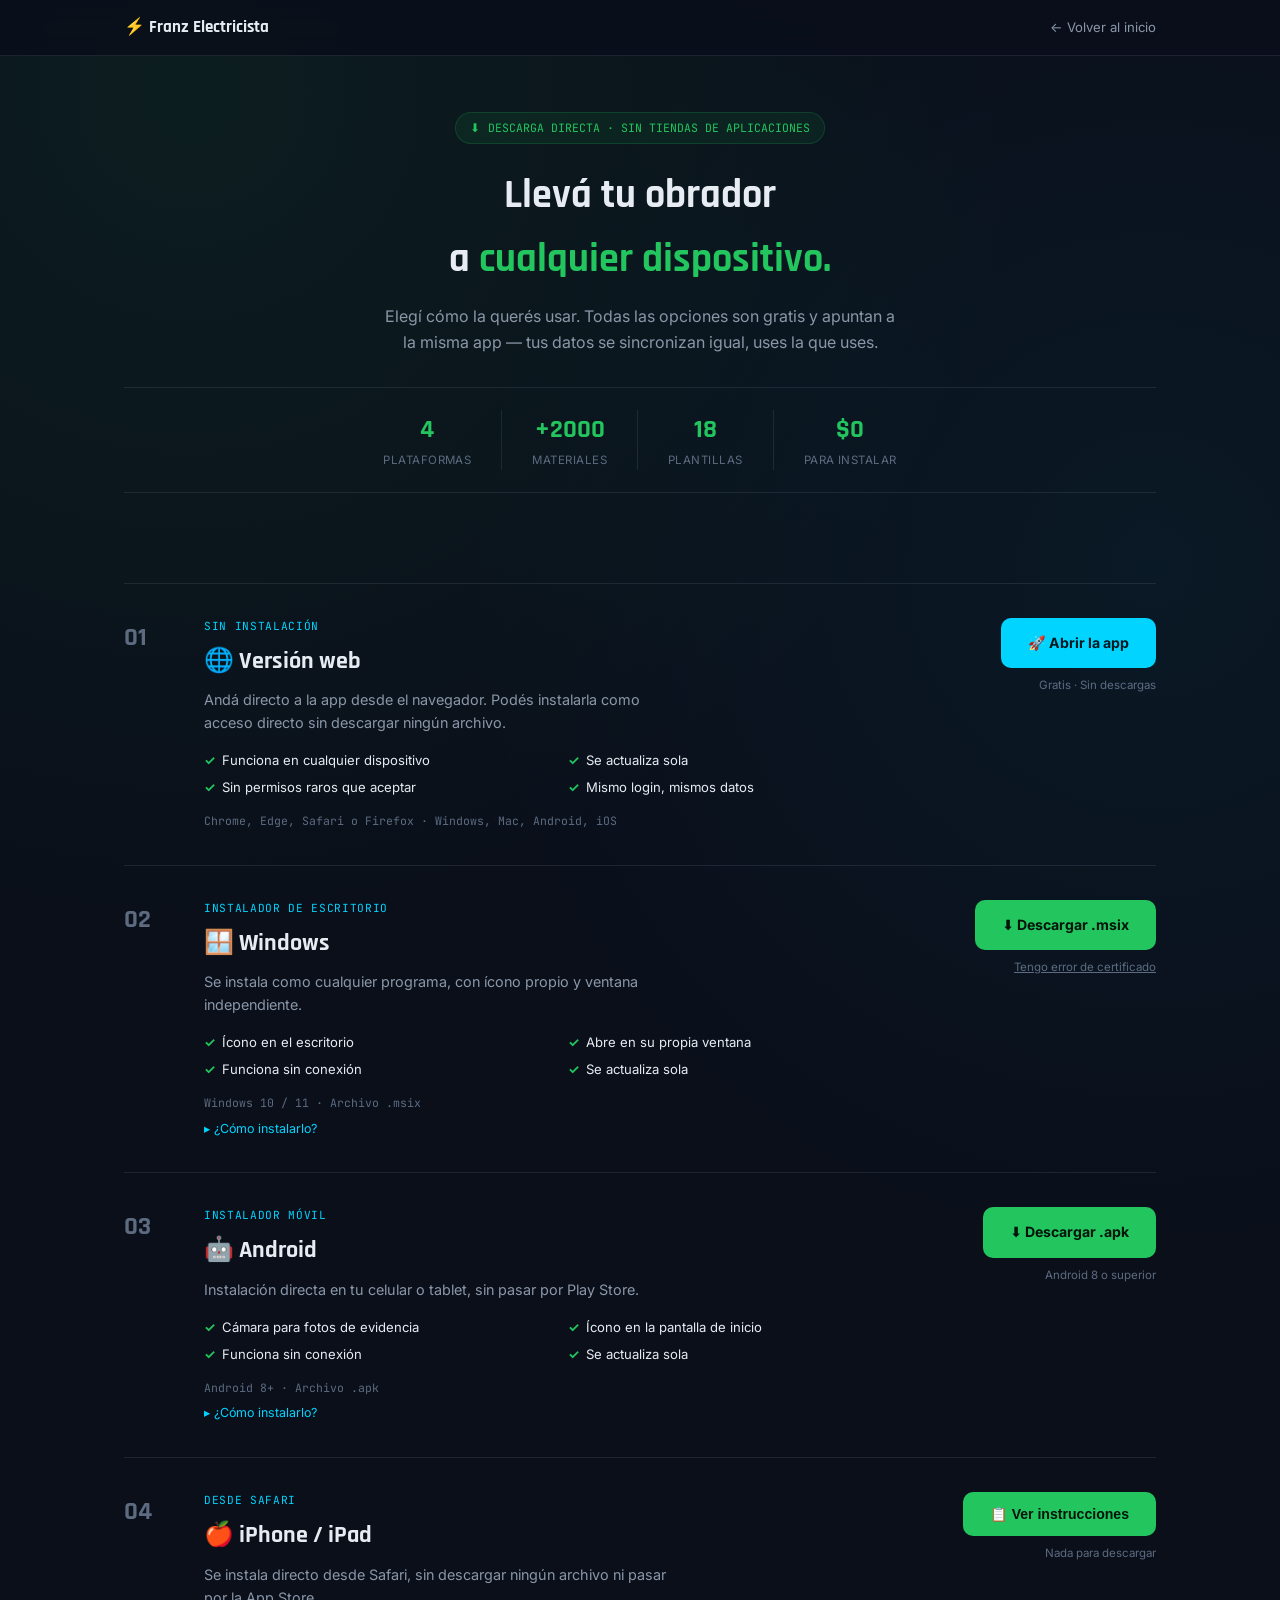
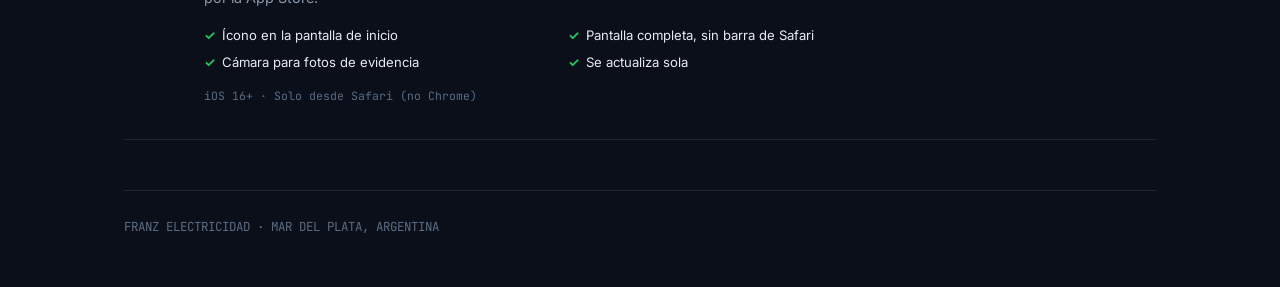
<file: descargar.html>
<!DOCTYPE html>
<html lang="es">
<head>
<meta charset="UTF-8">
<meta name="viewport" content="width=device-width, initial-scale=1.0">
<title>Descargar Franz Electricista</title>
<link rel="preconnect" href="https://fonts.googleapis.com">
<link href="https://fonts.googleapis.com/css2?family=Rajdhani:wght@600;700&family=Inter:wght@400;500;600;700&family=JetBrains+Mono:wght@500&display=swap" rel="stylesheet">
<link rel="icon" href="icons/favicon-32.png" sizes="32x32">
<style>
:root{
  --verde:#22c55e; --verde-dark:#16a34a; --cyan:#00d4ff;
  --bg:#0a0f1a; --bg2:#0d1420; --bg3:#111c2e;
  --border:rgba(34,197,94,.18); --border-br:rgba(148,163,184,.14);
  --text:#e7ecf3; --muted:#8a97a8; --muted2:#5c6b80;
}
*{margin:0;padding:0;box-sizing:border-box}
body{
  background:
    radial-gradient(circle at 15% 5%, rgba(34,197,94,.08), transparent 40%),
    radial-gradient(circle at 90% 30%, rgba(0,212,255,.05), transparent 40%),
    var(--bg);
  color:var(--text);font-family:'Inter',system-ui,sans-serif;line-height:1.6;
}
a{color:var(--verde); text-decoration:none}
.mono{font-family:'JetBrains Mono',monospace}

/* ===== NAV ===== */
nav{position:sticky; top:0; z-index:20; backdrop-filter:blur(10px); background:rgba(10,15,26,.85); border-bottom:1px solid var(--border-br)}
.nav-inner{max-width:1080px; margin:0 auto; padding:14px 24px; display:flex; align-items:center; justify-content:space-between}
.brand{font-family:'Rajdhani',sans-serif; font-weight:700; font-size:1.05rem}
.back{color:var(--muted); font-size:.82rem}
.back:hover{color:var(--verde)}

.wrap{max-width:1080px; margin:0 auto; padding:0 24px}

/* ===== HERO ===== */
.hero{padding:56px 0 40px; text-align:center}
.eyebrow{
  display:inline-flex; align-items:center; gap:8px; font-family:'JetBrains Mono',monospace;
  font-size:.72rem; color:var(--verde); background:rgba(34,197,94,.08);
  border:1px solid var(--border); padding:6px 14px; border-radius:20px; margin-bottom:20px;
}
.hero h1{font-family:'Rajdhani',sans-serif; font-size:2.5rem; margin-bottom:12px}
.hero h1 .hl{color:var(--verde)}
.hero p{color:var(--muted); font-size:1rem; max-width:520px; margin:0 auto 32px}

.stats{display:flex; justify-content:center; gap:0; flex-wrap:wrap; border-top:1px solid var(--border-br); border-bottom:1px solid var(--border-br); padding:22px 0}
.stat{padding:0 30px; text-align:center; border-right:1px solid var(--border-br)}
.stat:last-child{border-right:none}
.stat .num{font-family:'Rajdhani',sans-serif; font-size:1.6rem; font-weight:700; color:var(--verde)}
.stat .lbl{font-size:.72rem; color:var(--muted2); text-transform:uppercase; letter-spacing:.04em}
@media(max-width:640px){ .stat{padding:8px 16px; border-right:none; border-bottom:1px solid var(--border-br); width:45%} }

/* ===== SECCIONES NUMERADAS ===== */
.plataformas{padding:50px 0}
.plat{
  display:grid; grid-template-columns:56px 1fr; gap:24px;
  padding:34px 0; border-top:1px solid var(--border-br);
}
.plat:last-child{border-bottom:1px solid var(--border-br)}
.plat-num{font-family:'Rajdhani',sans-serif; font-size:1.6rem; font-weight:700; color:var(--muted2)}
.plat-body{display:grid; grid-template-columns:1fr auto; gap:24px; align-items:start}
@media(max-width:760px){ .plat-body{grid-template-columns:1fr} .plat{grid-template-columns:40px 1fr} }

.plat-tag{font-family:'JetBrains Mono',monospace; font-size:.7rem; color:var(--cyan); letter-spacing:.06em; margin-bottom:6px; text-transform:uppercase}
.plat-title{font-family:'Rajdhani',sans-serif; font-size:1.5rem; font-weight:700; margin-bottom:8px; display:flex; align-items:center; gap:10px}
.plat-desc{color:var(--muted); font-size:.9rem; margin-bottom:16px; max-width:480px}

.checklist{list-style:none; display:grid; grid-template-columns:1fr 1fr; gap:6px 20px; margin-bottom:14px}
.checklist li{font-size:.82rem; color:var(--text); display:flex; align-items:flex-start; gap:6px}
.checklist li::before{content:"✓"; color:var(--verde); font-weight:700; flex-shrink:0}
@media(max-width:480px){ .checklist{grid-template-columns:1fr} }

.plat-req{font-family:'JetBrains Mono',monospace; font-size:.72rem; color:var(--muted2)}

.plat-cta{display:flex; flex-direction:column; align-items:flex-end; gap:8px; min-width:220px}
@media(max-width:760px){ .plat-cta{align-items:flex-start; margin-top:10px} }
.btn{
  display:inline-flex; align-items:center; gap:8px; justify-content:center;
  padding:13px 26px; border-radius:10px; font-weight:700; font-size:.88rem;
  cursor:pointer; border:1px solid transparent; transition:.15s; white-space:nowrap;
}
.btn-verde{background:var(--verde); color:#04140a;}
.btn-verde:hover{background:#3fdb79; box-shadow:0 8px 20px -8px rgba(34,197,94,.5)}
.btn-cyan{background:var(--cyan); color:#001820;}
.btn-cyan:hover{background:#3ee0ff; box-shadow:0 8px 20px -8px rgba(0,212,255,.5)}
.plat-sub{font-size:.72rem; color:var(--muted2); text-align:right}
@media(max-width:760px){ .plat-sub{text-align:left} }

.recomendado-badge{
  font-size:.6rem; font-weight:700; background:var(--verde); color:#04140a;
  padding:2px 9px; border-radius:20px; letter-spacing:.03em;
}

details{margin-top:6px}
summary{cursor:pointer; color:var(--cyan); font-size:.78rem; list-style:none}
summary::-webkit-details-marker{display:none}
summary::before{content:"▸ "}
.pasos{margin-top:8px; padding-left:18px; font-size:.78rem; color:var(--muted); line-height:1.9}
.nota{background:var(--bg2); border:1px solid var(--border-br); border-radius:10px; padding:12px 14px; font-size:.78rem; color:var(--muted); margin-top:8px; max-width:420px}
code{background:var(--bg3); padding:2px 6px; border-radius:4px; font-size:.74rem; color:var(--cyan)}

footer{border-top:1px solid var(--border-br); padding:26px 0 50px; font-size:.78rem; color:var(--muted2); font-family:'JetBrains Mono',monospace}
</style>
</head>
<body>

<nav>
  <div class="nav-inner">
    <div class="brand">⚡ Franz Electricista</div>
    <a href="landing.html" class="back">← Volver al inicio</a>
  </div>
</nav>

<div class="wrap">
  <header class="hero">
    <div class="eyebrow"><span>⬇</span> DESCARGA DIRECTA · SIN TIENDAS DE APLICACIONES</div>
    <h1>Llevá tu obrador<br>a <span class="hl">cualquier dispositivo.</span></h1>
    <p>Elegí cómo la querés usar. Todas las opciones son gratis y apuntan a la misma app — tus datos se sincronizan igual, uses la que uses.</p>
    <div class="stats">
      <div class="stat"><div class="num">4</div><div class="lbl">Plataformas</div></div>
      <div class="stat"><div class="num">+2000</div><div class="lbl">Materiales</div></div>
      <div class="stat"><div class="num">18</div><div class="lbl">Plantillas</div></div>
      <div class="stat"><div class="num">$0</div><div class="lbl">Para instalar</div></div>
    </div>
  </header>

  <section class="plataformas" id="plataformas">

    <!-- 01 — WEB -->
    <div class="plat" data-plat="web">
      <div class="plat-num mono">01</div>
      <div class="plat-body">
        <div>
          <div class="plat-tag">Sin instalación</div>
          <div class="plat-title">🌐 Versión web <span class="recomendado-badge" data-badge="web" style="display:none">RECOMENDADO PARA VOS</span></div>
          <div class="plat-desc">Andá directo a la app desde el navegador. Podés instalarla como acceso directo sin descargar ningún archivo.</div>
          <ul class="checklist">
            <li>Funciona en cualquier dispositivo</li>
            <li>Se actualiza sola</li>
            <li>Sin permisos raros que aceptar</li>
            <li>Mismo login, mismos datos</li>
          </ul>
          <div class="plat-req">Chrome, Edge, Safari o Firefox · Windows, Mac, Android, iOS</div>
        </div>
        <div class="plat-cta">
          <a class="btn btn-cyan" href="index.html">🚀 Abrir la app</a>
          <span class="plat-sub">Gratis · Sin descargas</span>
        </div>
      </div>
    </div>

    <!-- 02 — WINDOWS -->
    <div class="plat" data-plat="windows">
      <div class="plat-num mono">02</div>
      <div class="plat-body">
        <div>
          <div class="plat-tag">Instalador de escritorio</div>
          <div class="plat-title">🪟 Windows <span class="recomendado-badge" data-badge="windows" style="display:none">RECOMENDADO PARA VOS</span></div>
          <div class="plat-desc">Se instala como cualquier programa, con ícono propio y ventana independiente.</div>
          <ul class="checklist">
            <li>Ícono en el escritorio</li>
            <li>Abre en su propia ventana</li>
            <li>Funciona sin conexión</li>
            <li>Se actualiza sola</li>
          </ul>
          <div class="plat-req">Windows 10 / 11 · Archivo .msix</div>
          <details>
            <summary>¿Cómo instalarlo?</summary>
            <ol class="pasos">
              <li>Descargá el archivo <b>.msix</b></li>
              <li>Doble clic sobre él</li>
              <li>Si aparece error de certificado, tocá el botón de abajo</li>
              <li>Tocá "Instalar"</li>
            </ol>
          </details>
          <div class="nota" id="nota-windows" style="display:none">
            <b>¿Error de certificado?</b> Abrí PowerShell en la carpeta del archivo y ejecutá:<br>
            <code>Set-ExecutionPolicy -Scope Process -ExecutionPolicy Bypass -Force</code>
          </div>
        </div>
        <div class="plat-cta">
          <a class="btn btn-verde" href="descargas/franz-electricista.msix" download>⬇ Descargar .msix</a>
          <span class="plat-sub" onclick="document.getElementById('nota-windows').style.display='block'" style="cursor:pointer;text-decoration:underline">Tengo error de certificado</span>
        </div>
      </div>
    </div>

    <!-- 03 — ANDROID -->
    <div class="plat" data-plat="android">
      <div class="plat-num mono">03</div>
      <div class="plat-body">
        <div>
          <div class="plat-tag">Instalador móvil</div>
          <div class="plat-title">🤖 Android <span class="recomendado-badge" data-badge="android" style="display:none">RECOMENDADO PARA VOS</span></div>
          <div class="plat-desc">Instalación directa en tu celular o tablet, sin pasar por Play Store.</div>
          <ul class="checklist">
            <li>Cámara para fotos de evidencia</li>
            <li>Ícono en la pantalla de inicio</li>
            <li>Funciona sin conexión</li>
            <li>Se actualiza sola</li>
          </ul>
          <div class="plat-req">Android 8+ · Archivo .apk</div>
          <details>
            <summary>¿Cómo instalarlo?</summary>
            <ol class="pasos">
              <li>Descargá el archivo <b>.apk</b></li>
              <li>Abrilo desde Descargas o la notificación</li>
              <li>Si avisa "origen desconocido", aceptalo (es normal)</li>
              <li>Tocá "Instalar"</li>
            </ol>
          </details>
        </div>
        <div class="plat-cta">
          <a class="btn btn-verde" href="descargas/franz-electricista.apk" download>⬇ Descargar .apk</a>
          <span class="plat-sub">Android 8 o superior</span>
        </div>
      </div>
    </div>

    <!-- 04 — iOS -->
    <div class="plat" data-plat="ios">
      <div class="plat-num mono">04</div>
      <div class="plat-body">
        <div>
          <div class="plat-tag">Desde Safari</div>
          <div class="plat-title">🍎 iPhone / iPad <span class="recomendado-badge" data-badge="ios" style="display:none">RECOMENDADO PARA VOS</span></div>
          <div class="plat-desc">Se instala directo desde Safari, sin descargar ningún archivo ni pasar por la App Store.</div>
          <ul class="checklist">
            <li>Ícono en la pantalla de inicio</li>
            <li>Pantalla completa, sin barra de Safari</li>
            <li>Cámara para fotos de evidencia</li>
            <li>Se actualiza sola</li>
          </ul>
          <div class="plat-req">iOS 16+ · Solo desde Safari (no Chrome)</div>
        </div>
        <div class="plat-cta">
          <button class="btn btn-verde" onclick="alert('Abrí este sitio en Safari (no Chrome) → tocá el botón Compartir (el cuadrado con flecha hacia arriba) → \\'Agregar a pantalla de inicio\\'.')">📋 Ver instrucciones</button>
          <span class="plat-sub">Nada para descargar</span>
        </div>
      </div>
    </div>

  </section>

  <footer>FRANZ ELECTRICIDAD · MAR DEL PLATA, ARGENTINA</footer>
</div>

<script>
const ua = navigator.userAgent;
const esWindows = /Windows/i.test(ua);
const esAndroid = /Android/i.test(ua);
const esIOS = /iPhone|iPad|iPod/i.test(ua);
const esMac = /Macintosh/i.test(ua) && !esIOS;

let detectado = null;
if (esAndroid) detectado = 'android';
else if (esWindows) detectado = 'windows';
else if (esIOS) detectado = 'ios';
else if (esMac) detectado = 'web';

if (detectado) {
  const badge = document.querySelector(`[data-badge="${detectado}"]`);
  if (badge) badge.style.display = 'inline-block';
  const bloque = document.querySelector(`[data-plat="${detectado}"]`);
  if (bloque) {
    bloque.style.borderLeft = '3px solid var(--verde)';
    bloque.style.paddingLeft = '14px';
    setTimeout(() => bloque.scrollIntoView({behavior:'smooth', block:'center'}), 400);
  }
}
</script>
</body>
</html>
</file>
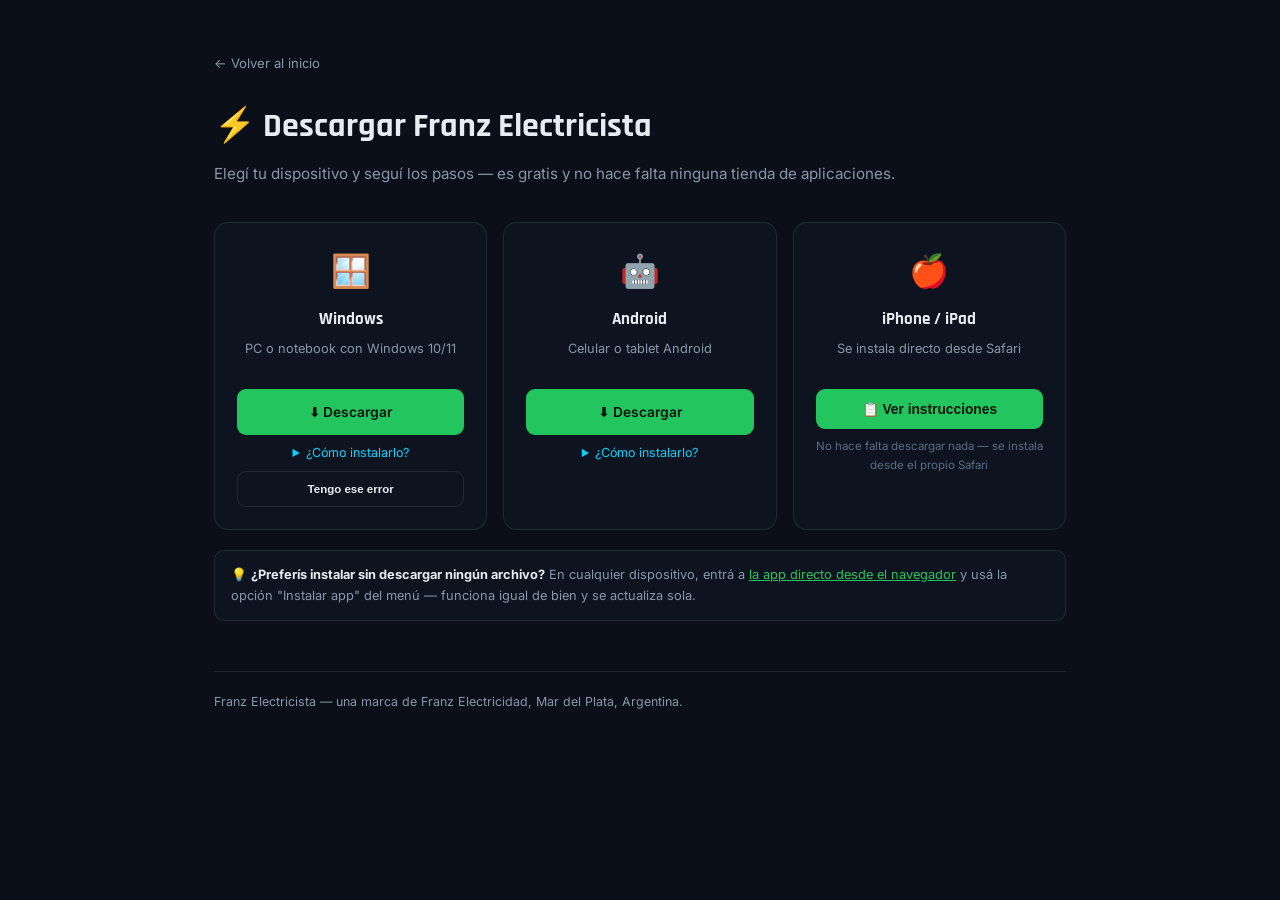
<file: descargar_1.html>
<!DOCTYPE html>
<html lang="es">
<head>
<meta charset="UTF-8">
<meta name="viewport" content="width=device-width, initial-scale=1.0">
<title>Descargar Franz Electricista</title>
<link rel="preconnect" href="https://fonts.googleapis.com">
<link href="https://fonts.googleapis.com/css2?family=Rajdhani:wght@600;700&family=Inter:wght@400;500;600&display=swap" rel="stylesheet">
<link rel="icon" href="icons/favicon-32.png" sizes="32x32">
<style>
:root{
  --verde:#22c55e; --verde-dark:#16a34a; --cyan:#00d4ff;
  --bg:#0a0f1a; --bg2:#0d1420; --bg3:#111c2e; --panel:#0f1826;
  --border:rgba(34,197,94,.18); --border-br:rgba(148,163,184,.14);
  --text:#e7ecf3; --muted:#8a97a8; --muted2:#5c6b80;
}
*{margin:0;padding:0;box-sizing:border-box}
body{background:var(--bg);color:var(--text);font-family:'Inter',system-ui,sans-serif;line-height:1.6;padding:0}
.wrap{max-width:900px;margin:0 auto;padding:50px 24px 80px}
a{color:var(--verde)}
h1{font-family:'Rajdhani',sans-serif;font-size:2.1rem;margin-bottom:8px}
h2{font-family:'Rajdhani',sans-serif;font-size:1.2rem;margin-bottom:6px}
.sub{color:var(--muted);font-size:.95rem;margin-bottom:36px}
.back{display:inline-block;margin-bottom:26px;color:var(--muted);font-size:.82rem;text-decoration:none}
.back:hover{color:var(--verde)}

.destacado{
  background:linear-gradient(160deg,#101c14,var(--bg2));
  border:2px solid var(--verde); border-radius:16px; padding:26px;
  margin-bottom:34px; position:relative;
}
.destacado .tag{
  position:absolute; top:-12px; left:22px; background:var(--verde); color:#04140a;
  font-size:.68rem; font-weight:700; padding:4px 12px; border-radius:20px; letter-spacing:.03em;
}
.destacado h2{font-size:1.4rem}
.destacado p{color:var(--muted); font-size:.88rem; margin-bottom:16px}

.grid{display:grid; grid-template-columns:repeat(3,1fr); gap:16px; margin-bottom:20px}
@media(max-width:720px){ .grid{grid-template-columns:1fr} }

.card{
  background:var(--bg2); border:1px solid var(--border-br); border-radius:14px;
  padding:22px; text-align:center;
}
.card .ico{font-size:2rem; margin-bottom:10px}
.card h3{font-family:'Rajdhani',sans-serif; font-size:1.05rem; margin-bottom:6px}
.card p{color:var(--muted); font-size:.8rem; margin-bottom:16px; min-height:34px}

.btn{
  display:inline-flex; align-items:center; gap:8px; justify-content:center;
  padding:11px 22px; border-radius:9px; font-weight:600; font-size:.86rem;
  cursor:pointer; border:1px solid transparent; transition:.15s; width:100%;
  text-decoration:none;
}
.btn-verde{background:var(--verde); color:#04140a;}
.btn-verde:hover{background:#3fdb79}
.btn-ghost{border-color:var(--border-br); color:var(--text); background:transparent}
.btn-ghost:hover{border-color:var(--verde); color:var(--verde)}
.btn[disabled]{opacity:.5; cursor:default; pointer-events:none}

.nota{
  background:var(--bg2); border:1px solid var(--border-br); border-radius:10px;
  padding:14px 16px; font-size:.8rem; color:var(--muted); margin-top:10px;
}
.nota b{color:var(--text)}
details{margin-top:8px}
summary{cursor:pointer; color:var(--cyan); font-size:.78rem}
.pasos{margin-top:8px; padding-left:18px; font-size:.78rem; color:var(--muted); line-height:1.9}

footer{border-top:1px solid var(--border-br); margin-top:50px; padding-top:20px; font-size:.78rem; color:var(--muted)}
</style>
</head>
<body>
<div class="wrap">
  <a href="landing.html" class="back">← Volver al inicio</a>
  <h1>⚡ Descargar Franz Electricista</h1>
  <p class="sub">Elegí tu dispositivo y seguí los pasos — es gratis y no hace falta ninguna tienda de aplicaciones.</p>

  <div id="destacado" class="destacado" style="display:none">
    <span class="tag">RECOMENDADO PARA VOS</span>
    <h2 id="destacado-titulo"></h2>
    <p id="destacado-texto"></p>
    <div id="destacado-boton"></div>
  </div>

  <div class="grid">
    <div class="card">
      <div class="ico">🪟</div>
      <h3>Windows</h3>
      <p>PC o notebook con Windows 10/11</p>
      <a class="btn btn-verde" href="descargas/franz-electricista.msix" download>⬇ Descargar</a>
      <details>
        <summary>¿Cómo instalarlo?</summary>
        <ol class="pasos">
          <li>Descargá el archivo <b>.msix</b></li>
          <li>Hacé doble clic sobre él</li>
          <li>Si Windows no te deja instalar por "certificado no confiable": tocá el botón de abajo para ver la solución</li>
          <li>Tocá "Instalar"</li>
        </ol>
      </details>
      <div class="nota" id="nota-windows" style="display:none">
        <b>¿Te aparece un error de certificado?</b><br>
        Es normal en instaladores fuera de la tienda oficial. Solución: abrí PowerShell
        parado en la carpeta donde descargaste el archivo, y ejecutá:<br>
        <code>Set-ExecutionPolicy -Scope Process -ExecutionPolicy Bypass -Force</code><br>
        y después probá instalar de nuevo.
      </div>
      <button class="btn btn-ghost" style="margin-top:8px;font-size:.72rem" onclick="document.getElementById('nota-windows').style.display='block'">Tengo ese error</button>
    </div>

    <div class="card">
      <div class="ico">🤖</div>
      <h3>Android</h3>
      <p>Celular o tablet Android</p>
      <a class="btn btn-verde" href="descargas/franz-electricista.apk" download>⬇ Descargar</a>
      <details>
        <summary>¿Cómo instalarlo?</summary>
        <ol class="pasos">
          <li>Descargá el archivo <b>.apk</b></li>
          <li>Abrilo desde tus notificaciones o la carpeta Descargas</li>
          <li>Si te avisa "instalar apps de origen desconocido": aceptalo, es normal</li>
          <li>Tocá "Instalar"</li>
        </ol>
      </details>
    </div>

    <div class="card">
      <div class="ico">🍎</div>
      <h3>iPhone / iPad</h3>
      <p>Se instala directo desde Safari</p>
      <button class="btn btn-verde" onclick="alert('Abrí este sitio en Safari (no Chrome) → tocá el botón Compartir (el cuadrado con flecha hacia arriba) → \\'Agregar a pantalla de inicio\\'.')">📋 Ver instrucciones</button>
      <p style="font-size:.72rem;color:var(--muted2);margin-top:8px">No hace falta descargar nada — se instala desde el propio Safari</p>
    </div>
  </div>

  <div class="nota">
    💡 <b>¿Preferís instalar sin descargar ningún archivo?</b> En cualquier dispositivo, entrá a
    <a href="index.html">la app directo desde el navegador</a> y usá la opción "Instalar app" del menú —
    funciona igual de bien y se actualiza sola.
  </div>

  <footer>Franz Electricista — una marca de Franz Electricidad, Mar del Plata, Argentina.</footer>
</div>

<script>
const ua = navigator.userAgent;
const esWindows = /Windows/i.test(ua);
const esAndroid = /Android/i.test(ua);
const esIOS = /iPhone|iPad|iPod/i.test(ua);
const esMac = /Macintosh/i.test(ua) && !esIOS;

const destacado = document.getElementById('destacado');
const titulo = document.getElementById('destacado-titulo');
const texto = document.getElementById('destacado-texto');
const boton = document.getElementById('destacado-boton');

if (esAndroid) {
  destacado.style.display = 'block';
  titulo.textContent = '🤖 Detectamos que estás en Android';
  texto.textContent = 'Descargá el instalador directo para tu celular.';
  boton.innerHTML = '<a class="btn btn-verde" href="descargas/franz-electricista.apk" download>⬇ Descargar para Android</a>';
} else if (esWindows) {
  destacado.style.display = 'block';
  titulo.textContent = '🪟 Detectamos que estás en Windows';
  texto.textContent = 'Descargá el instalador directo para tu PC.';
  boton.innerHTML = '<a class="btn btn-verde" href="descargas/franz-electricista.msix" download>⬇ Descargar para Windows</a>';
} else if (esIOS) {
  destacado.style.display = 'block';
  titulo.textContent = '🍎 Detectamos que estás en iPhone/iPad';
  texto.textContent = 'En iOS se instala directo desde Safari, sin descargar ningún archivo.';
  boton.innerHTML = '<button class="btn btn-verde" onclick="alert(\'Abrí este sitio en Safari → tocá Compartir → Agregar a pantalla de inicio\')">📋 Ver cómo</button>';
} else if (esMac) {
  destacado.style.display = 'block';
  titulo.textContent = '💻 Detectamos que estás en Mac';
  texto.textContent = 'Instalala directo desde el navegador (Chrome o Edge): entrá a la app y usá "Instalar app" desde el menú.';
  boton.innerHTML = '<a class="btn btn-verde" href="index.html">Ir a la app</a>';
}
</script>
</body>
</html>
</file>
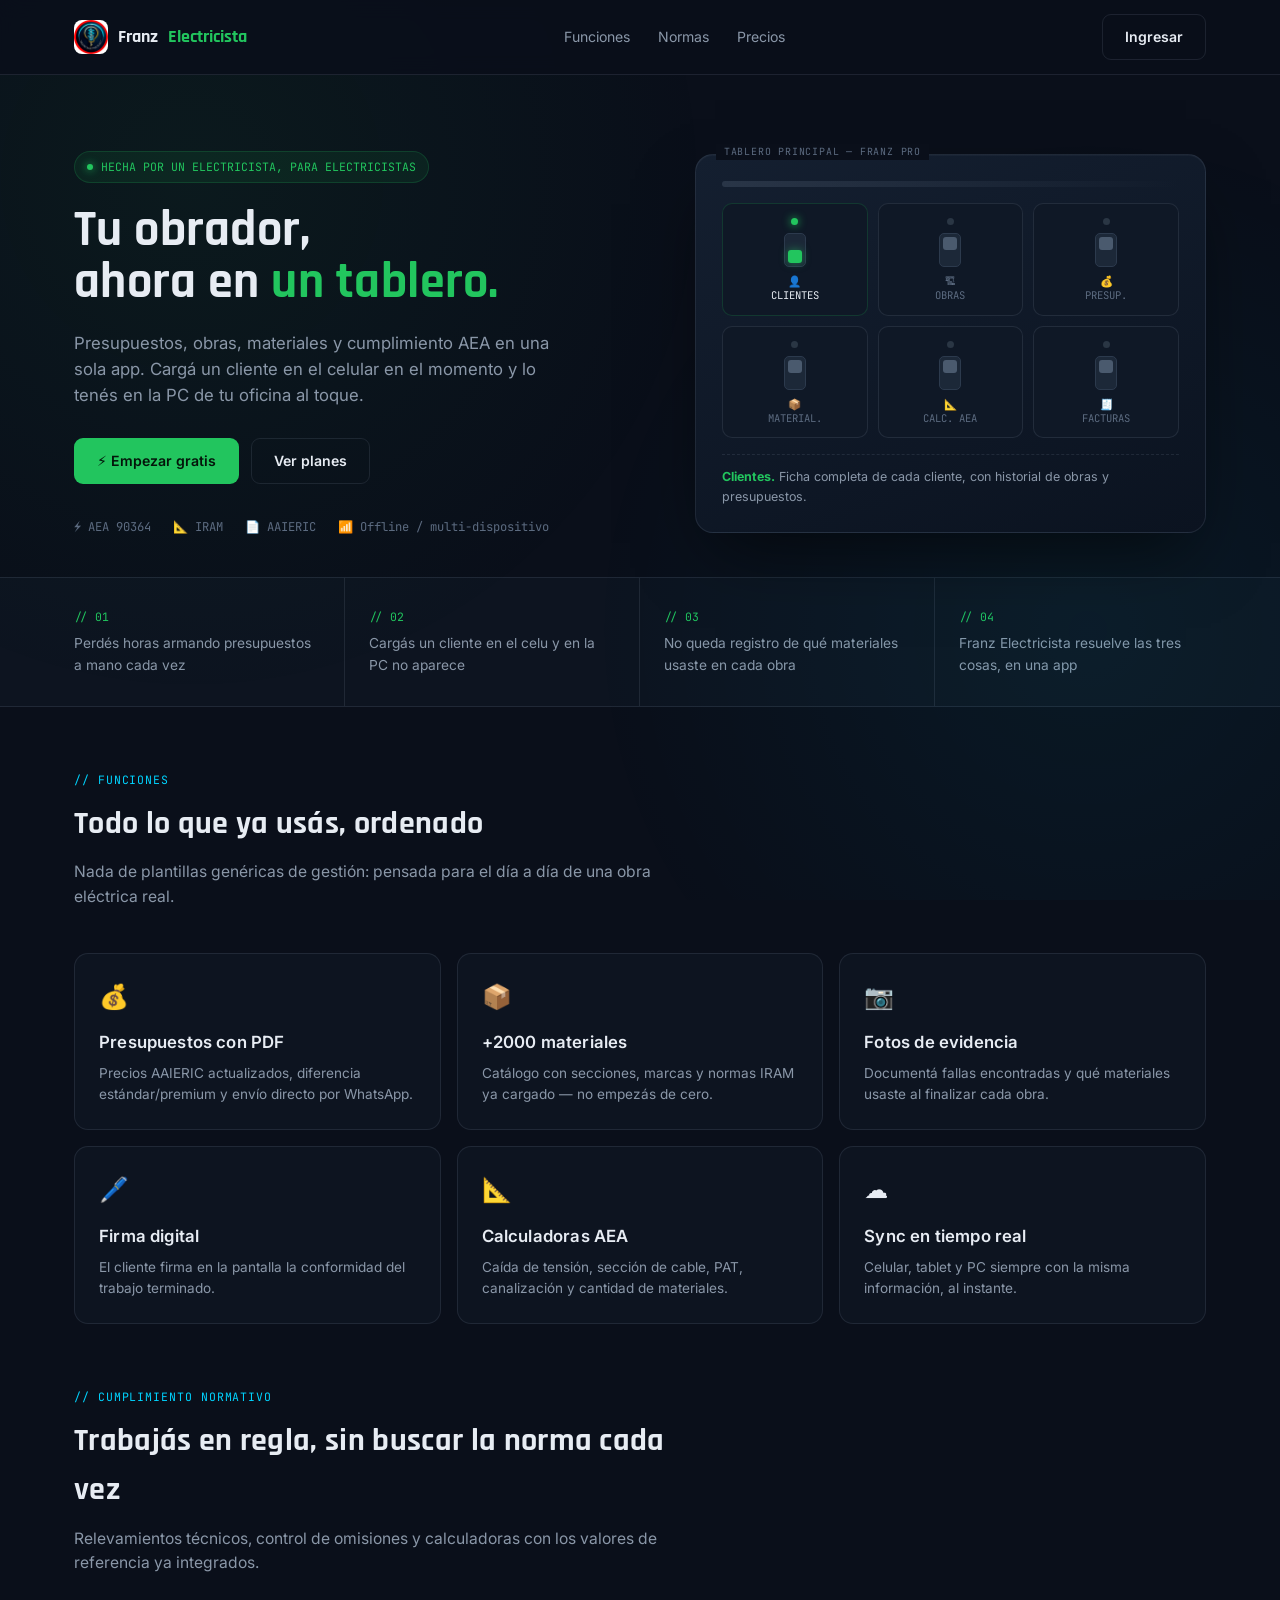
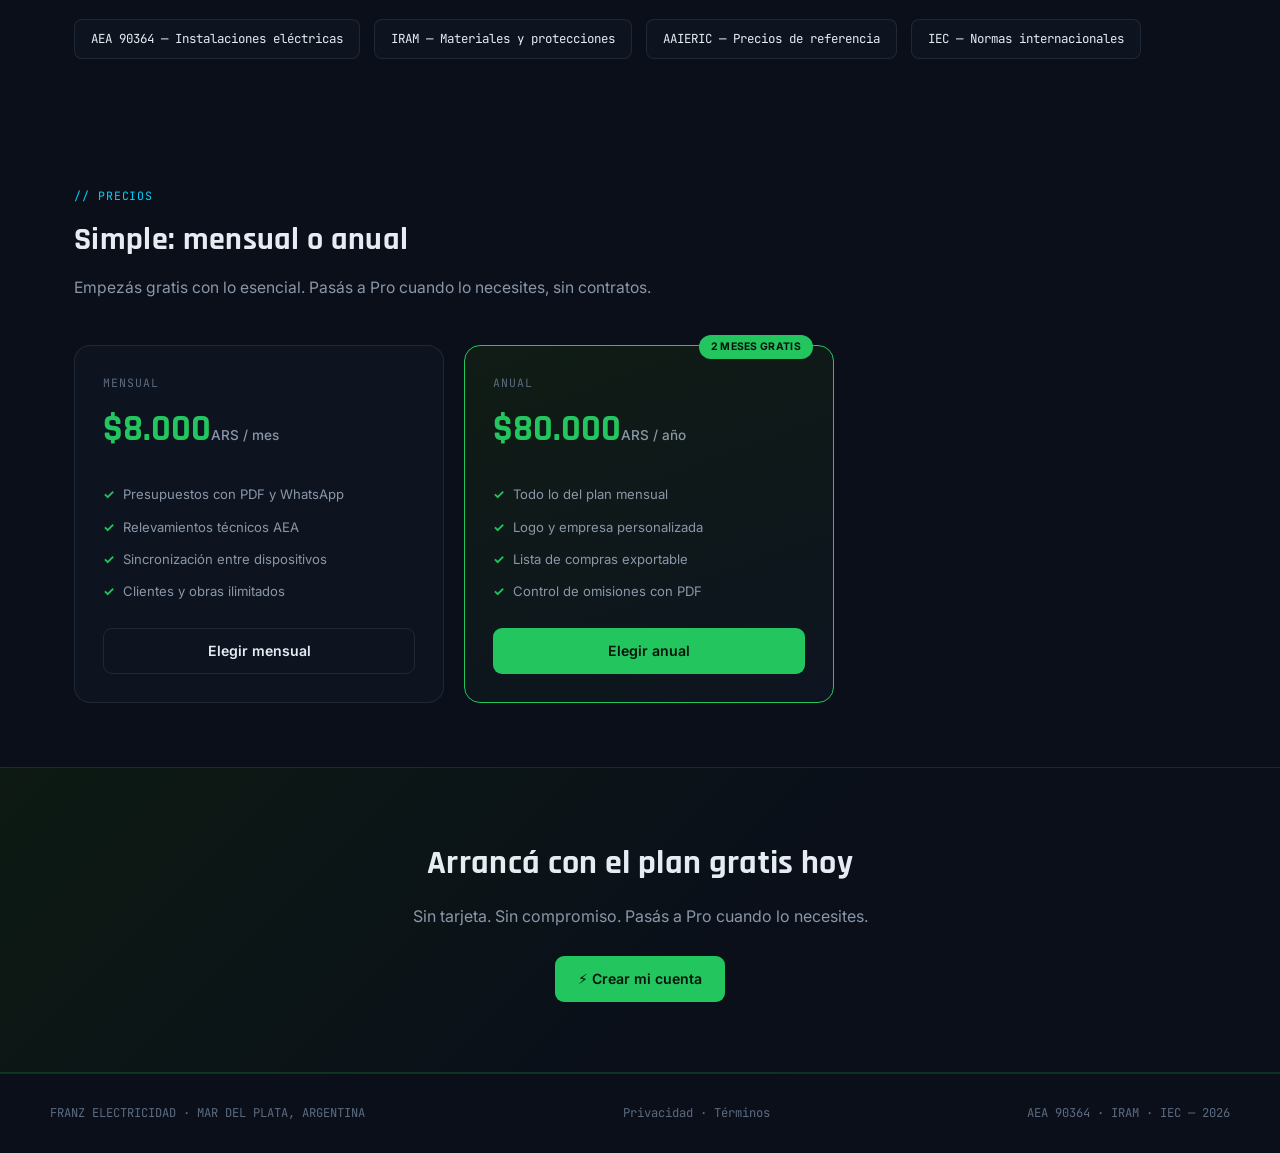
<file: landing.html>
<!DOCTYPE html>
<html lang="es">
<head>
<meta charset="UTF-8">
<meta name="viewport" content="width=device-width, initial-scale=1.0">
<title>Franz Electricista — Gestión profesional para electricistas</title>
<meta name="description" content="Presupuestos, obras, materiales y cumplimiento AEA en una sola app. Hecha por un electricista, para electricistas.">
<link rel="preconnect" href="https://fonts.googleapis.com">
<link href="https://fonts.googleapis.com/css2?family=Rajdhani:wght@500;600;700&family=Inter:wght@400;500;600;700&family=JetBrains+Mono:wght@500&display=swap" rel="stylesheet">
<style>
:root{
  --verde:#22c55e; --verde-dark:#16a34a; --cyan:#00d4ff;
  --bg:#0a0f1a; --bg2:#0d1420; --bg3:#111c2e; --panel:#0f1826;
  --border:rgba(34,197,94,.18); --border-br:rgba(148,163,184,.14);
  --text:#e7ecf3; --muted:#8a97a8; --muted2:#5c6b80;
  --amber:#f5a623;
}
*{margin:0;padding:0;box-sizing:border-box}
html{scroll-behavior:smooth}
body{
  background:var(--bg); color:var(--text);
  font-family:'Inter',system-ui,sans-serif;
  line-height:1.55; overflow-x:hidden;
}
h1,h2,h3,.disp{font-family:'Rajdhani',sans-serif; font-weight:700; letter-spacing:.01em;}
.mono{font-family:'JetBrains Mono',monospace;}
a{color:inherit;text-decoration:none}
.wrap{max-width:1180px;margin:0 auto;padding:0 24px}
img{max-width:100%;display:block}

/* subtle wiring texture background */
body::before{
  content:""; position:fixed; inset:0; z-index:0; pointer-events:none;
  background-image:
    radial-gradient(circle at 15% 20%, rgba(34,197,94,.06), transparent 40%),
    radial-gradient(circle at 85% 70%, rgba(0,212,255,.05), transparent 40%);
}

/* ===== NAV ===== */
nav{
  position:sticky; top:0; z-index:50; backdrop-filter:blur(10px);
  background:rgba(10,15,26,.85); border-bottom:1px solid var(--border-br);
}
.nav-inner{display:flex;align-items:center;justify-content:space-between;padding:14px 24px;max-width:1180px;margin:0 auto}
.brand{display:flex;align-items:center;gap:10px;font-family:'Rajdhani',sans-serif;font-weight:700;font-size:1.15rem}
.brand img{width:34px;height:34px;border-radius:8px}
.nav-links{display:flex;gap:28px;font-size:.88rem;color:var(--muted)}
.nav-links a:hover{color:var(--verde)}
.btn{
  display:inline-flex; align-items:center; gap:8px; justify-content:center;
  padding:11px 22px; border-radius:9px; font-weight:600; font-size:.88rem;
  cursor:pointer; border:1px solid transparent; transition:.15s;
}
.btn-verde{background:var(--verde); color:#04140a;}
.btn-verde:hover{background:#3fdb79; box-shadow:0 0 24px rgba(34,197,94,.35)}
.btn-ghost{border-color:var(--border-br); color:var(--text)}
.btn-ghost:hover{border-color:var(--verde); color:var(--verde)}

/* ===== HERO ===== */
.hero{position:relative;z-index:1;padding:76px 24px 40px;max-width:1180px;margin:0 auto}
.hero-grid{display:grid;grid-template-columns:1.05fr .95fr;gap:56px;align-items:center}
.eyebrow{
  display:inline-flex; align-items:center; gap:8px; font-family:'JetBrains Mono',monospace;
  font-size:.72rem; color:var(--verde); background:rgba(34,197,94,.08);
  border:1px solid var(--border); padding:6px 12px; border-radius:20px; margin-bottom:22px;
}
.eyebrow .dot{width:6px;height:6px;border-radius:50%;background:var(--verde);box-shadow:0 0 8px var(--verde);animation:pulse 1.8s infinite}
@keyframes pulse{0%,100%{opacity:1}50%{opacity:.35}}
h1.hero-title{font-size:3.1rem;line-height:1.06;margin-bottom:20px}
h1.hero-title .hl{color:var(--verde)}
.hero-sub{font-size:1.05rem;color:var(--muted);max-width:480px;margin-bottom:30px}
.hero-ctas{display:flex;gap:12px;margin-bottom:34px;flex-wrap:wrap}
.hero-trust{display:flex;gap:22px;flex-wrap:wrap;font-size:.76rem;color:var(--muted2);font-family:'JetBrains Mono',monospace}
.hero-trust span{display:flex;align-items:center;gap:6px}

/* ===== BREAKER PANEL (signature element) ===== */
.panel-frame{
  background:linear-gradient(160deg,#141f30,#0b1320);
  border:1px solid var(--border-br); border-radius:18px; padding:26px;
  box-shadow:0 30px 70px -20px rgba(0,0,0,.6), inset 0 1px 0 rgba(255,255,255,.03);
  position:relative;
}
.panel-frame::before{
  content:"TABLERO PRINCIPAL — FRANZ PRO"; position:absolute; top:-11px; left:20px;
  background:var(--bg); padding:0 8px; font-family:'JetBrains Mono',monospace;
  font-size:.62rem; letter-spacing:.08em; color:var(--muted2);
}
.panel-rail{height:6px;background:linear-gradient(90deg,var(--muted2),transparent);border-radius:3px;opacity:.3;margin-bottom:16px}
.breakers{display:grid;grid-template-columns:repeat(3,1fr);gap:10px}
.breaker{
  background:var(--panel); border:1px solid var(--border-br); border-radius:10px;
  padding:14px 10px 12px; text-align:center; cursor:pointer; user-select:none;
  transition:.18s; position:relative;
}
.breaker:hover{border-color:var(--border)}
.breaker .led{width:7px;height:7px;border-radius:50%;background:#2a3644;margin:0 auto 8px;transition:.2s}
.breaker .switch{
  width:22px;height:34px;background:#1c2838;border:1px solid #2c3a4d;border-radius:5px;margin:0 auto 8px;
  position:relative; transition:.2s;
}
.breaker .switch::after{
  content:""; position:absolute; left:3px; right:3px; top:3px; height:13px;
  background:#4a5a6e; border-radius:3px; transition:.2s;
}
.breaker .lbl{font-size:.66rem; color:var(--muted2); font-family:'JetBrains Mono',monospace; line-height:1.3}
.breaker.on{border-color:var(--border)}
.breaker.on .led{background:var(--verde); box-shadow:0 0 8px var(--verde)}
.breaker.on .switch::after{top:auto;bottom:3px;background:var(--verde);box-shadow:0 0 8px rgba(34,197,94,.5)}
.breaker.on .lbl{color:var(--text)}
.panel-desc{
  margin-top:16px; min-height:38px; font-size:.78rem; color:var(--muted);
  border-top:1px dashed var(--border-br); padding-top:12px;
}
.panel-desc b{color:var(--verde)}

/* ===== SECTIONS ===== */
section{position:relative;z-index:1;padding:64px 24px}
.section-head{max-width:600px;margin-bottom:44px}
.section-eyebrow{font-family:'JetBrains Mono',monospace;font-size:.72rem;color:var(--cyan);letter-spacing:.08em;margin-bottom:10px;display:block}
.section-head h2{font-size:2rem;margin-bottom:12px}
.section-head p{color:var(--muted);font-size:.98rem}

/* problem/solution strip */
.strip{background:var(--bg2);border-top:1px solid var(--border-br);border-bottom:1px solid var(--border-br)}
.strip-grid{display:grid;grid-template-columns:repeat(4,1fr);gap:0;max-width:1180px;margin:0 auto}
.strip-item{padding:30px 24px;border-right:1px solid var(--border-br)}
.strip-item:last-child{border-right:none}
.strip-item .num{font-family:'JetBrains Mono',monospace;color:var(--verde);font-size:.72rem;margin-bottom:8px}
.strip-item p{font-size:.86rem;color:var(--muted)}

/* features */
.feat-grid{display:grid;grid-template-columns:repeat(3,1fr);gap:16px}
.feat-card{
  background:var(--bg2); border:1px solid var(--border-br); border-radius:14px; padding:24px;
  transition:.18s;
}
.feat-card:hover{border-color:var(--border); transform:translateY(-2px)}
.feat-ico{font-size:1.5rem;margin-bottom:14px}
.feat-card h3{font-size:1.05rem;margin-bottom:8px;font-family:'Inter',sans-serif;font-weight:600}
.feat-card p{font-size:.85rem;color:var(--muted)}

/* norms */
.norms{display:flex;gap:14px;flex-wrap:wrap}
.norm-chip{
  font-family:'JetBrains Mono',monospace;font-size:.78rem;color:var(--text);
  background:var(--bg2);border:1px solid var(--border-br);padding:9px 16px;border-radius:8px;
}

/* pricing */
.pricing-grid{display:grid;grid-template-columns:1fr 1fr;gap:20px;max-width:760px}
.price-card{
  background:var(--bg2); border:1px solid var(--border-br); border-radius:16px; padding:28px;
  position:relative;
}
.price-card.feat{border-color:var(--verde); background:linear-gradient(160deg,#101c14,var(--bg2))}
.price-tag{
  position:absolute; top:-11px; right:20px; background:var(--verde); color:#04140a;
  font-size:.65rem; font-weight:700; padding:4px 12px; border-radius:20px; letter-spacing:.03em;
}
.price-plan{font-family:'JetBrains Mono',monospace;font-size:.72rem;color:var(--muted2);letter-spacing:.08em;margin-bottom:10px}
.price-amount{font-family:'Rajdhani',sans-serif;font-weight:700;font-size:2.3rem;color:var(--verde)}
.price-amount span{font-size:.85rem;color:var(--muted);font-weight:500;font-family:'Inter',sans-serif}
.price-list{list-style:none;margin:20px 0;font-size:.82rem;color:var(--muted)}
.price-list li{padding:6px 0;display:flex;gap:8px;align-items:flex-start}
.price-list li::before{content:"✓";color:var(--verde);font-weight:700}

/* CTA band */
.cta-band{
  background:linear-gradient(135deg,#0d1a12,#0a0f1a 60%);
  border-top:1px solid var(--border); border-bottom:1px solid var(--border);
  text-align:center; padding:70px 24px;
}
.cta-band h2{font-size:2.1rem;margin-bottom:14px}
.cta-band p{color:var(--muted);margin-bottom:28px}

/* footer */
footer{padding:30px 24px;border-top:1px solid var(--border-br)}
.footer-inner{max-width:1180px;margin:0 auto;display:flex;justify-content:space-between;flex-wrap:wrap;gap:14px;
  font-size:.76rem;color:var(--muted2);font-family:'JetBrains Mono',monospace}

/* responsive */
@media(max-width:900px){
  .hero-grid{grid-template-columns:1fr;gap:40px}
  h1.hero-title{font-size:2.3rem}
  .strip-grid{grid-template-columns:repeat(2,1fr)}
  .strip-item:nth-child(2){border-right:none}
  .feat-grid{grid-template-columns:repeat(2,1fr)}
  .pricing-grid{grid-template-columns:1fr}
  .nav-links{display:none}
}
@media(max-width:520px){
  .strip-grid{grid-template-columns:1fr}
  .strip-item{border-right:none;border-bottom:1px solid var(--border-br)}
  .feat-grid{grid-template-columns:1fr}
  .breakers{grid-template-columns:repeat(3,1fr)}
  h1.hero-title{font-size:1.9rem}
}
@media(prefers-reduced-motion:reduce){
  *{animation:none !important; transition:none !important}
}
</style>
</head>
<body>

<nav>
  <div class="nav-inner">
    <div class="brand"><img src="[data-uri]" alt="Franz Electricista">Franz <span style="color:var(--verde)">Electricista</span></div>
    <div class="nav-links">
      <a href="#funciones">Funciones</a>
      <a href="#normas">Normas</a>
      <a href="#precios">Precios</a>
    </div>
    <a href="index.html" class="btn btn-ghost">Ingresar</a>
  </div>
</nav>

<header class="hero">
  <div class="hero-grid">
    <div>
      <div class="eyebrow"><span class="dot"></span> HECHA POR UN ELECTRICISTA, PARA ELECTRICISTAS</div>
      <h1 class="hero-title">Tu obrador,<br>ahora en <span class="hl">un tablero.</span></h1>
      <p class="hero-sub">Presupuestos, obras, materiales y cumplimiento AEA en una sola app. Cargá un cliente en el celular en el momento y lo tenés en la PC de tu oficina al toque.</p>
      <div class="hero-ctas">
        <a href="index.html" class="btn btn-verde">⚡ Empezar gratis</a>
        <a href="#precios" class="btn btn-ghost">Ver planes</a>
      </div>
      <div class="hero-trust">
        <span>⚡ AEA 90364</span>
        <span>📐 IRAM</span>
        <span>📄 AAIERIC</span>
        <span>📶 Offline / multi-dispositivo</span>
      </div>
    </div>

    <div class="panel-frame">
      <div class="panel-rail"></div>
      <div class="breakers" id="breakers"></div>
      <div class="panel-desc" id="panelDesc">Tocá una llave para ver qué hace ⚡</div>
    </div>
  </div>
</header>

<div class="strip">
  <div class="strip-grid">
    <div class="strip-item"><div class="num">// 01</div><p>Perdés horas armando presupuestos a mano cada vez</p></div>
    <div class="strip-item"><div class="num">// 02</div><p>Cargás un cliente en el celu y en la PC no aparece</p></div>
    <div class="strip-item"><div class="num">// 03</div><p>No queda registro de qué materiales usaste en cada obra</p></div>
    <div class="strip-item"><div class="num">// 04</div><p>Franz Electricista resuelve las tres cosas, en una app</p></div>
  </div>
</div>

<section id="funciones">
  <div class="wrap">
    <div class="section-head">
      <span class="section-eyebrow">// FUNCIONES</span>
      <h2>Todo lo que ya usás, ordenado</h2>
      <p>Nada de plantillas genéricas de gestión: pensada para el día a día de una obra eléctrica real.</p>
    </div>
    <div class="feat-grid">
      <div class="feat-card"><div class="feat-ico">💰</div><h3>Presupuestos con PDF</h3><p>Precios AAIERIC actualizados, diferencia estándar/premium y envío directo por WhatsApp.</p></div>
      <div class="feat-card"><div class="feat-ico">📦</div><h3>+2000 materiales</h3><p>Catálogo con secciones, marcas y normas IRAM ya cargado — no empezás de cero.</p></div>
      <div class="feat-card"><div class="feat-ico">📷</div><h3>Fotos de evidencia</h3><p>Documentá fallas encontradas y qué materiales usaste al finalizar cada obra.</p></div>
      <div class="feat-card"><div class="feat-ico">🖊️</div><h3>Firma digital</h3><p>El cliente firma en la pantalla la conformidad del trabajo terminado.</p></div>
      <div class="feat-card"><div class="feat-ico">📐</div><h3>Calculadoras AEA</h3><p>Caída de tensión, sección de cable, PAT, canalización y cantidad de materiales.</p></div>
      <div class="feat-card"><div class="feat-ico">☁</div><h3>Sync en tiempo real</h3><p>Celular, tablet y PC siempre con la misma información, al instante.</p></div>
    </div>
  </div>
</section>

<section id="normas" style="padding-top:0">
  <div class="wrap">
    <div class="section-head">
      <span class="section-eyebrow">// CUMPLIMIENTO NORMATIVO</span>
      <h2>Trabajás en regla, sin buscar la norma cada vez</h2>
      <p>Relevamientos técnicos, control de omisiones y calculadoras con los valores de referencia ya integrados.</p>
    </div>
    <div class="norms">
      <div class="norm-chip">AEA 90364 — Instalaciones eléctricas</div>
      <div class="norm-chip">IRAM — Materiales y protecciones</div>
      <div class="norm-chip">AAIERIC — Precios de referencia</div>
      <div class="norm-chip">IEC — Normas internacionales</div>
    </div>
  </div>
</section>

<section id="precios">
  <div class="wrap">
    <div class="section-head">
      <span class="section-eyebrow">// PRECIOS</span>
      <h2>Simple: mensual o anual</h2>
      <p>Empezás gratis con lo esencial. Pasás a Pro cuando lo necesites, sin contratos.</p>
    </div>
    <div class="pricing-grid">
      <div class="price-card">
        <div class="price-plan">MENSUAL</div>
        <div class="price-amount">$8.000<span>ARS / mes</span></div>
        <ul class="price-list">
          <li>Presupuestos con PDF y WhatsApp</li>
          <li>Relevamientos técnicos AEA</li>
          <li>Sincronización entre dispositivos</li>
          <li>Clientes y obras ilimitados</li>
        </ul>
        <a href="index.html" class="btn btn-ghost" style="width:100%">Elegir mensual</a>
      </div>
      <div class="price-card feat">
        <div class="price-tag">2 MESES GRATIS</div>
        <div class="price-plan">ANUAL</div>
        <div class="price-amount">$80.000<span>ARS / año</span></div>
        <ul class="price-list">
          <li>Todo lo del plan mensual</li>
          <li>Logo y empresa personalizada</li>
          <li>Lista de compras exportable</li>
          <li>Control de omisiones con PDF</li>
        </ul>
        <a href="index.html" class="btn btn-verde" style="width:100%">Elegir anual</a>
      </div>
    </div>
  </div>
</section>

<div class="cta-band">
  <h2>Arrancá con el plan gratis hoy</h2>
  <p>Sin tarjeta. Sin compromiso. Pasás a Pro cuando lo necesites.</p>
  <a href="index.html" class="btn btn-verde">⚡ Crear mi cuenta</a>
</div>

<footer>
  <div class="footer-inner">
    <span>FRANZ ELECTRICIDAD · MAR DEL PLATA, ARGENTINA</span>
    <span><a href="privacidad.html" style="color:inherit">Privacidad</a> · <a href="terminos.html" style="color:inherit">Términos</a></span>
    <span>AEA 90364 · IRAM · IEC — 2026</span>
  </div>
</footer>

<script>
const FUNCIONES = [
  {ico:"👤", lbl:"CLIENTES", desc:"<b>Clientes.</b> Ficha completa de cada cliente, con historial de obras y presupuestos."},
  {ico:"🏗", lbl:"OBRAS", desc:"<b>Obras.</b> Estado, prioridad y cierre con fotos y firma de conformidad."},
  {ico:"💰", lbl:"PRESUP.", desc:"<b>Presupuestos.</b> Armado por ítems con precios AAIERIC, exportable a PDF o WhatsApp."},
  {ico:"📦", lbl:"MATERIAL.", desc:"<b>Materiales.</b> Catálogo de +2000 ítems con marca, sección y norma IRAM."},
  {ico:"📐", lbl:"CALC. AEA", desc:"<b>Calculadoras AEA.</b> Caída de tensión, sección de cable, PAT y cantidad de materiales."},
  {ico:"🧾", lbl:"FACTURAS", desc:"<b>Facturas.</b> Comprobantes de cobro, con estado pendiente/pagada."},
];
const cont = document.getElementById("breakers");
const desc = document.getElementById("panelDesc");
FUNCIONES.forEach((f,i)=>{
  const el = document.createElement("div");
  el.className = "breaker";
  el.innerHTML = `<div class="led"></div><div class="switch"></div><div class="lbl">${f.ico}<br>${f.lbl}</div>`;
  el.addEventListener("click", ()=>{
    document.querySelectorAll(".breaker").forEach(b=>b.classList.remove("on"));
    el.classList.add("on");
    desc.innerHTML = f.desc;
  });
  cont.appendChild(el);
});
// enciende una al cargar, para que no quede el tablero "apagado"
setTimeout(()=>cont.children[0]?.click(), 500);
</script>

</body>
</html>
</file>
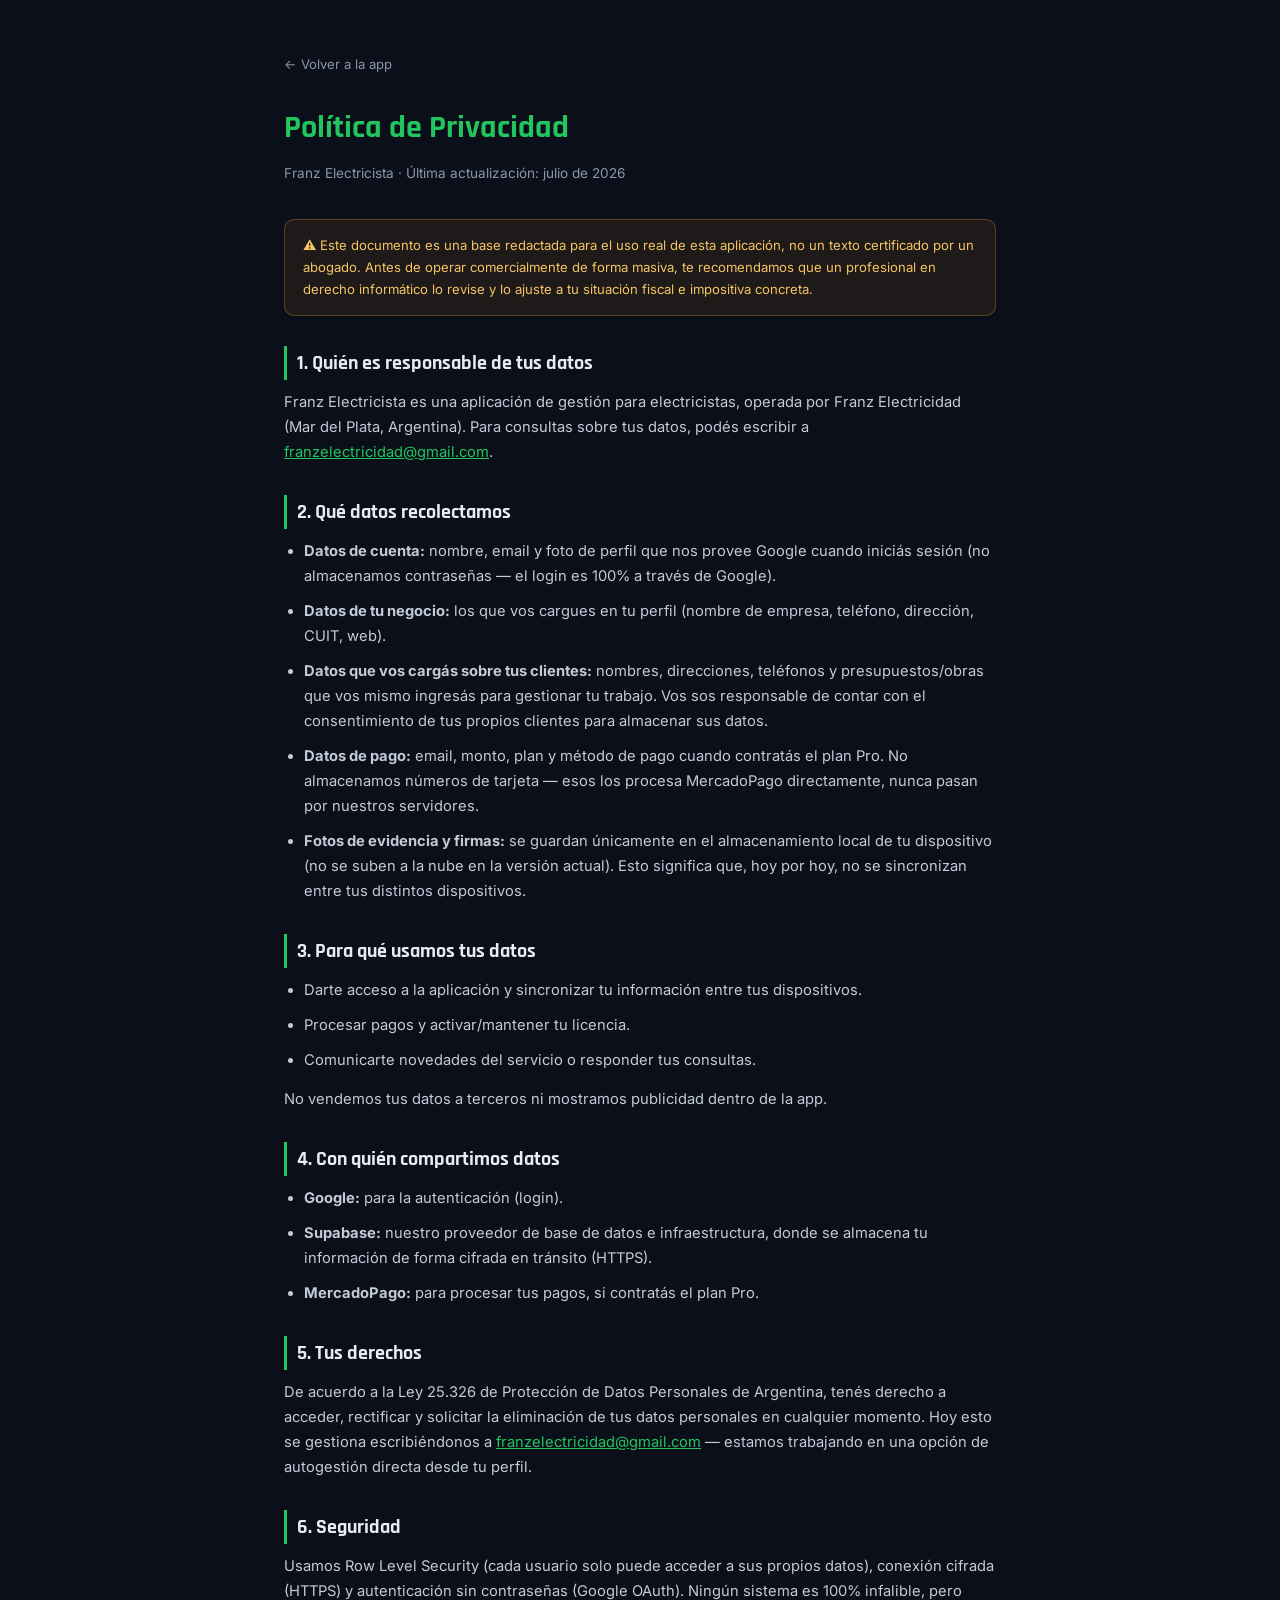
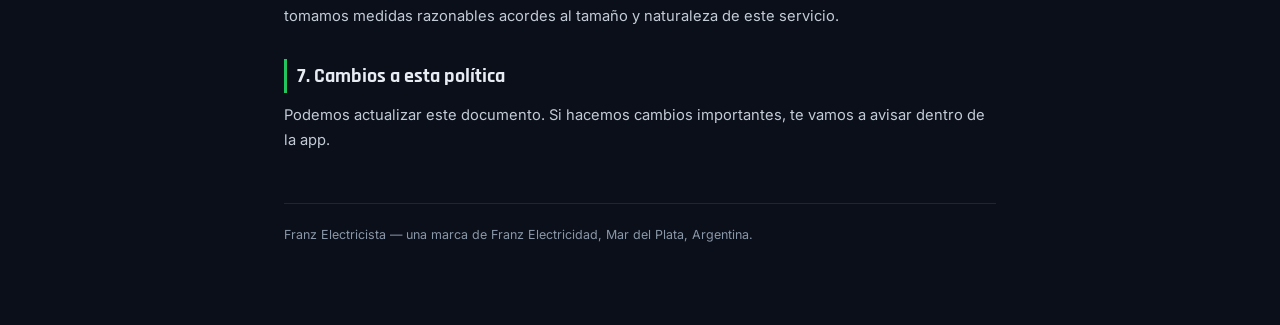
<file: privacidad.html>
<!DOCTYPE html><html lang="es"><head><meta charset="UTF-8">
<meta name="viewport" content="width=device-width, initial-scale=1.0">
<title>Política de Privacidad — Franz Electricista</title>

<style>
:root{--verde:#22c55e;--bg:#0a0f1a;--bg2:#0d1420;--panel:#0f1826;--border:rgba(34,197,94,.18);
--text:#e7ecf3;--muted:#8a97a8;}
*{margin:0;padding:0;box-sizing:border-box}
body{background:var(--bg);color:var(--text);font-family:'Inter',system-ui,sans-serif;line-height:1.7;padding:0}
.wrap{max-width:760px;margin:0 auto;padding:50px 24px 80px}
a{color:var(--verde)}
h1{font-family:'Rajdhani',sans-serif;font-size:2rem;margin-bottom:6px;color:var(--verde)}
.sub{color:var(--muted);font-size:.85rem;margin-bottom:34px}
h2{font-family:'Rajdhani',sans-serif;font-size:1.25rem;margin:30px 0 10px;color:var(--text);border-left:3px solid var(--verde);padding-left:10px}
p,li{color:#c3cbd6;font-size:.92rem;margin-bottom:10px}
ul{margin-left:20px;margin-bottom:14px}
.aviso{background:rgba(245,166,35,.08);border:1px solid rgba(245,166,35,.3);border-radius:10px;padding:14px 18px;margin-bottom:30px;font-size:.82rem;color:#f5c563}
.back{display:inline-block;margin-bottom:26px;color:var(--muted);font-size:.82rem;text-decoration:none}
.back:hover{color:var(--verde)}
footer{border-top:1px solid var(--border);margin-top:50px;padding-top:20px;font-size:.78rem;color:var(--muted)}
</style>
<link rel="preconnect" href="https://fonts.googleapis.com">
<link href="https://fonts.googleapis.com/css2?family=Rajdhani:wght@600;700&family=Inter:wght@400;500;600&display=swap" rel="stylesheet">
</head><body><div class="wrap">
<a href="index.html" class="back">← Volver a la app</a>
<h1>Política de Privacidad</h1>
<p class="sub">Franz Electricista · Última actualización: julio de 2026</p>

<div class="aviso">⚠ Este documento es una base redactada para el uso real de esta aplicación, no un texto certificado por un abogado. Antes de operar comercialmente de forma masiva, te recomendamos que un profesional en derecho informático lo revise y lo ajuste a tu situación fiscal e impositiva concreta.</div>

<h2>1. Quién es responsable de tus datos</h2>
<p>Franz Electricista es una aplicación de gestión para electricistas, operada por Franz Electricidad (Mar del Plata, Argentina). Para consultas sobre tus datos, podés escribir a <a href="mailto:franzelectricidad@gmail.com">franzelectricidad@gmail.com</a>.</p>

<h2>2. Qué datos recolectamos</h2>
<ul>
<li><b>Datos de cuenta:</b> nombre, email y foto de perfil que nos provee Google cuando iniciás sesión (no almacenamos contraseñas — el login es 100% a través de Google).</li>
<li><b>Datos de tu negocio:</b> los que vos cargues en tu perfil (nombre de empresa, teléfono, dirección, CUIT, web).</li>
<li><b>Datos que vos cargás sobre tus clientes:</b> nombres, direcciones, teléfonos y presupuestos/obras que vos mismo ingresás para gestionar tu trabajo. Vos sos responsable de contar con el consentimiento de tus propios clientes para almacenar sus datos.</li>
<li><b>Datos de pago:</b> email, monto, plan y método de pago cuando contratás el plan Pro. No almacenamos números de tarjeta — esos los procesa MercadoPago directamente, nunca pasan por nuestros servidores.</li>
<li><b>Fotos de evidencia y firmas:</b> se guardan únicamente en el almacenamiento local de tu dispositivo (no se suben a la nube en la versión actual). Esto significa que, hoy por hoy, no se sincronizan entre tus distintos dispositivos.</li>
</ul>

<h2>3. Para qué usamos tus datos</h2>
<ul>
<li>Darte acceso a la aplicación y sincronizar tu información entre tus dispositivos.</li>
<li>Procesar pagos y activar/mantener tu licencia.</li>
<li>Comunicarte novedades del servicio o responder tus consultas.</li>
</ul>
<p>No vendemos tus datos a terceros ni mostramos publicidad dentro de la app.</p>

<h2>4. Con quién compartimos datos</h2>
<ul>
<li><b>Google:</b> para la autenticación (login).</li>
<li><b>Supabase:</b> nuestro proveedor de base de datos e infraestructura, donde se almacena tu información de forma cifrada en tránsito (HTTPS).</li>
<li><b>MercadoPago:</b> para procesar tus pagos, si contratás el plan Pro.</li>
</ul>

<h2>5. Tus derechos</h2>
<p>De acuerdo a la Ley 25.326 de Protección de Datos Personales de Argentina, tenés derecho a acceder, rectificar y solicitar la eliminación de tus datos personales en cualquier momento. Hoy esto se gestiona escribiéndonos a <a href="mailto:franzelectricidad@gmail.com">franzelectricidad@gmail.com</a> — estamos trabajando en una opción de autogestión directa desde tu perfil.</p>

<h2>6. Seguridad</h2>
<p>Usamos Row Level Security (cada usuario solo puede acceder a sus propios datos), conexión cifrada (HTTPS) y autenticación sin contraseñas (Google OAuth). Ningún sistema es 100% infalible, pero tomamos medidas razonables acordes al tamaño y naturaleza de este servicio.</p>

<h2>7. Cambios a esta política</h2>
<p>Podemos actualizar este documento. Si hacemos cambios importantes, te vamos a avisar dentro de la app.</p>

<footer>Franz Electricista — una marca de Franz Electricidad, Mar del Plata, Argentina.</footer>
</div></body></html>
</file>
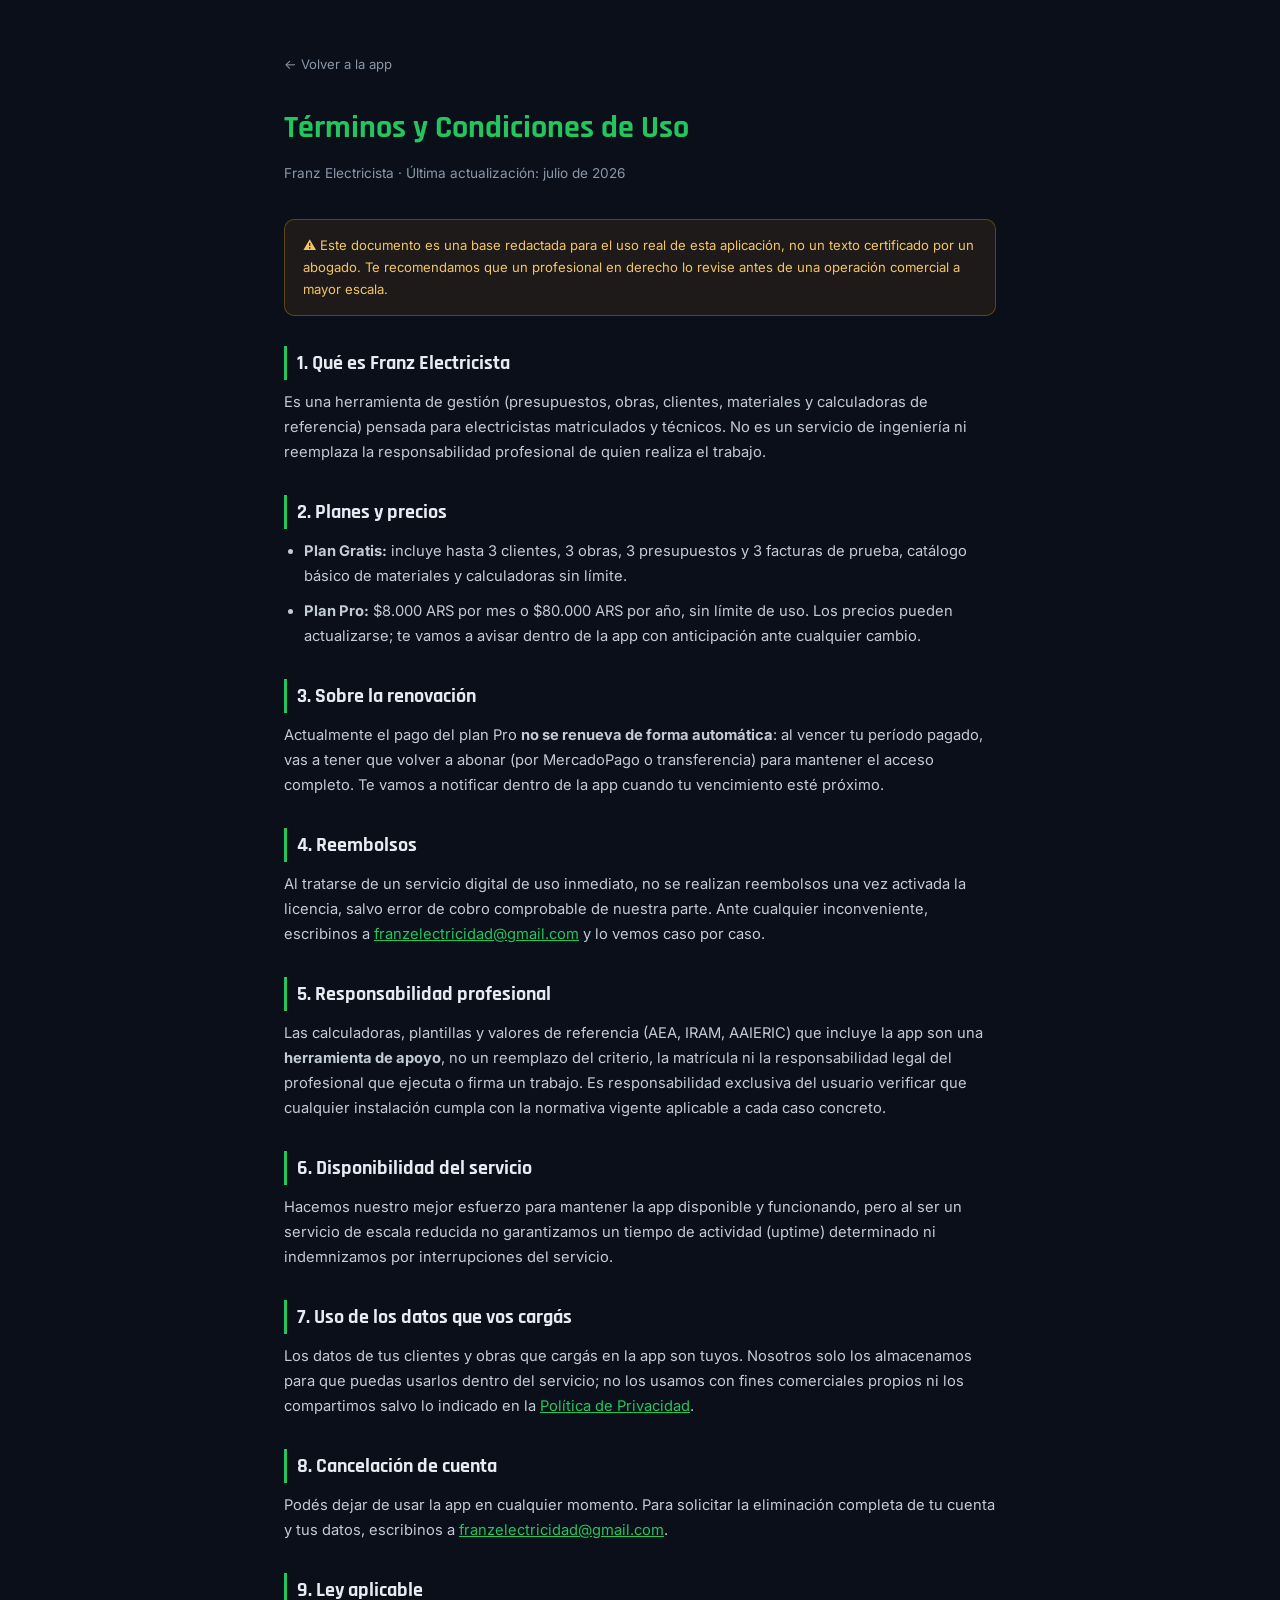
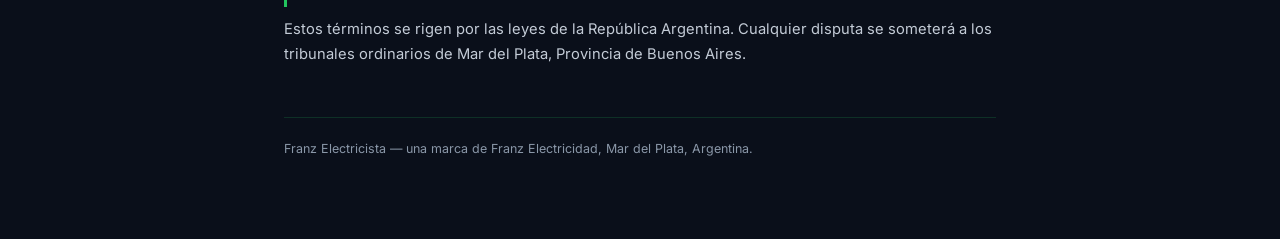
<file: terminos.html>
<!DOCTYPE html><html lang="es"><head><meta charset="UTF-8">
<meta name="viewport" content="width=device-width, initial-scale=1.0">
<title>Términos y Condiciones — Franz Electricista</title>

<style>
:root{--verde:#22c55e;--bg:#0a0f1a;--bg2:#0d1420;--panel:#0f1826;--border:rgba(34,197,94,.18);
--text:#e7ecf3;--muted:#8a97a8;}
*{margin:0;padding:0;box-sizing:border-box}
body{background:var(--bg);color:var(--text);font-family:'Inter',system-ui,sans-serif;line-height:1.7;padding:0}
.wrap{max-width:760px;margin:0 auto;padding:50px 24px 80px}
a{color:var(--verde)}
h1{font-family:'Rajdhani',sans-serif;font-size:2rem;margin-bottom:6px;color:var(--verde)}
.sub{color:var(--muted);font-size:.85rem;margin-bottom:34px}
h2{font-family:'Rajdhani',sans-serif;font-size:1.25rem;margin:30px 0 10px;color:var(--text);border-left:3px solid var(--verde);padding-left:10px}
p,li{color:#c3cbd6;font-size:.92rem;margin-bottom:10px}
ul{margin-left:20px;margin-bottom:14px}
.aviso{background:rgba(245,166,35,.08);border:1px solid rgba(245,166,35,.3);border-radius:10px;padding:14px 18px;margin-bottom:30px;font-size:.82rem;color:#f5c563}
.back{display:inline-block;margin-bottom:26px;color:var(--muted);font-size:.82rem;text-decoration:none}
.back:hover{color:var(--verde)}
footer{border-top:1px solid var(--border);margin-top:50px;padding-top:20px;font-size:.78rem;color:var(--muted)}
</style>
<link rel="preconnect" href="https://fonts.googleapis.com">
<link href="https://fonts.googleapis.com/css2?family=Rajdhani:wght@600;700&family=Inter:wght@400;500;600&display=swap" rel="stylesheet">
</head><body><div class="wrap">
<a href="index.html" class="back">← Volver a la app</a>
<h1>Términos y Condiciones de Uso</h1>
<p class="sub">Franz Electricista · Última actualización: julio de 2026</p>

<div class="aviso">⚠ Este documento es una base redactada para el uso real de esta aplicación, no un texto certificado por un abogado. Te recomendamos que un profesional en derecho lo revise antes de una operación comercial a mayor escala.</div>

<h2>1. Qué es Franz Electricista</h2>
<p>Es una herramienta de gestión (presupuestos, obras, clientes, materiales y calculadoras de referencia) pensada para electricistas matriculados y técnicos. No es un servicio de ingeniería ni reemplaza la responsabilidad profesional de quien realiza el trabajo.</p>

<h2>2. Planes y precios</h2>
<ul>
<li><b>Plan Gratis:</b> incluye hasta 3 clientes, 3 obras, 3 presupuestos y 3 facturas de prueba, catálogo básico de materiales y calculadoras sin límite.</li>
<li><b>Plan Pro:</b> $8.000 ARS por mes o $80.000 ARS por año, sin límite de uso. Los precios pueden actualizarse; te vamos a avisar dentro de la app con anticipación ante cualquier cambio.</li>
</ul>

<h2>3. Sobre la renovación</h2>
<p>Actualmente el pago del plan Pro <b>no se renueva de forma automática</b>: al vencer tu período pagado, vas a tener que volver a abonar (por MercadoPago o transferencia) para mantener el acceso completo. Te vamos a notificar dentro de la app cuando tu vencimiento esté próximo.</p>

<h2>4. Reembolsos</h2>
<p>Al tratarse de un servicio digital de uso inmediato, no se realizan reembolsos una vez activada la licencia, salvo error de cobro comprobable de nuestra parte. Ante cualquier inconveniente, escribinos a <a href="mailto:franzelectricidad@gmail.com">franzelectricidad@gmail.com</a> y lo vemos caso por caso.</p>

<h2>5. Responsabilidad profesional</h2>
<p>Las calculadoras, plantillas y valores de referencia (AEA, IRAM, AAIERIC) que incluye la app son una <b>herramienta de apoyo</b>, no un reemplazo del criterio, la matrícula ni la responsabilidad legal del profesional que ejecuta o firma un trabajo. Es responsabilidad exclusiva del usuario verificar que cualquier instalación cumpla con la normativa vigente aplicable a cada caso concreto.</p>

<h2>6. Disponibilidad del servicio</h2>
<p>Hacemos nuestro mejor esfuerzo para mantener la app disponible y funcionando, pero al ser un servicio de escala reducida no garantizamos un tiempo de actividad (uptime) determinado ni indemnizamos por interrupciones del servicio.</p>

<h2>7. Uso de los datos que vos cargás</h2>
<p>Los datos de tus clientes y obras que cargás en la app son tuyos. Nosotros solo los almacenamos para que puedas usarlos dentro del servicio; no los usamos con fines comerciales propios ni los compartimos salvo lo indicado en la <a href="privacidad.html">Política de Privacidad</a>.</p>

<h2>8. Cancelación de cuenta</h2>
<p>Podés dejar de usar la app en cualquier momento. Para solicitar la eliminación completa de tu cuenta y tus datos, escribinos a <a href="mailto:franzelectricidad@gmail.com">franzelectricidad@gmail.com</a>.</p>

<h2>9. Ley aplicable</h2>
<p>Estos términos se rigen por las leyes de la República Argentina. Cualquier disputa se someterá a los tribunales ordinarios de Mar del Plata, Provincia de Buenos Aires.</p>

<footer>Franz Electricista — una marca de Franz Electricidad, Mar del Plata, Argentina.</footer>
</div></body></html>
</file>
